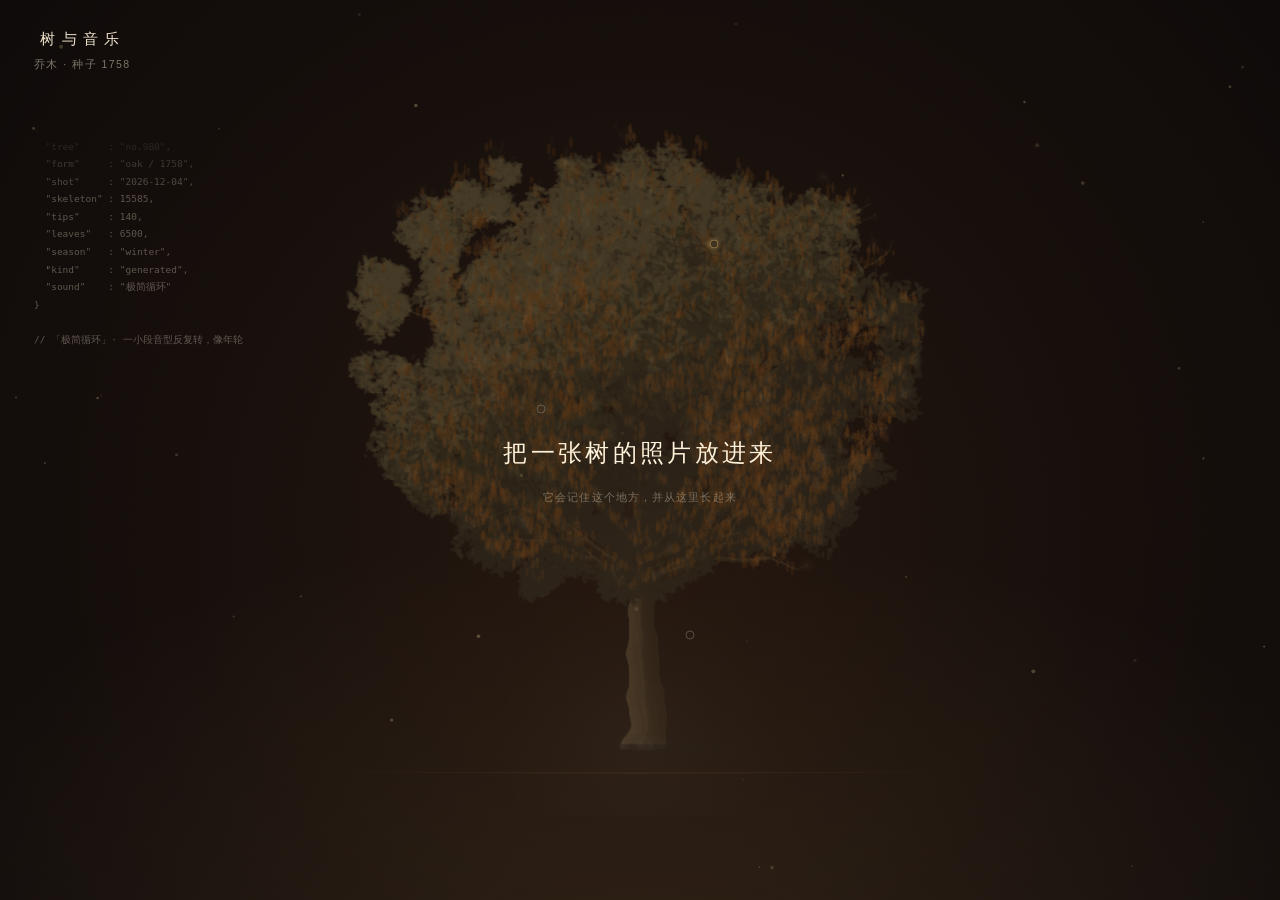
<file: index.html>
<!DOCTYPE html>
<html lang="zh-CN">
<head>
<meta charset="utf-8">
<meta name="viewport" content="width=device-width,initial-scale=1,viewport-fit=cover">
<title>树与音乐</title>
<!-- Three.js：本地 vendor，离线可用（生长演出的「年轮」交互） -->
<script type="importmap">
{
  "imports": { "three": "./vendor/three/build/three.module.js" }
}
</script>
<link rel="stylesheet" href="style.css">
</head>
<body class="product">

<canvas id="stage"></canvas>

<!-- 生长演出：全屏舞台 -->
<div class="show-layer" id="showLayer" hidden aria-label="生长演出">
  <div class="show-top">
    <span class="show-brand">一棵树，从一首歌里长出来</span>
    <button class="show-exit" id="showExit" aria-label="退出演出">退出 ×</button>
  </div>
  <div class="show-curtain in" id="showCurtain">
    <div class="show-seed-line">一粒声音，落进土里</div>
  </div>
  <div class="show-foot" id="showFoot">
    <div class="show-title" id="showTitle">这棵树</div>
    <div class="show-sub" id="showSub"></div>
    <div class="show-track"><i id="showPbar"></i></div>
    <div class="show-hint" id="showHint">拖动光环，看它在不同时刻的样子</div>
  </div>
  <!-- 年轮：Three.js 圆形交互层，拖动可回看生长的任意时刻 -->
  <canvas id="ringCv" class="ring-cv" aria-hidden="true"></canvas>
  <div class="show-end" id="showEnd" hidden>
    <button class="show-again" id="showAgain">↺ 再看一次</button>
  </div>
</div>

<div class="atmosphere" aria-hidden="true"></div>
<div class="grain"></div>

<header class="top">
  <div class="brand">树与音乐</div>
  <div class="sub" id="treeLabel">还没放树进来</div>
  <div class="sub place" id="treePlace" hidden></div>
</header>

<!-- 左侧竖排「数据感」小字 -->
<div class="meta" id="meta" aria-hidden="true"></div>

<!-- 树旁注记：文字不是说明页，是构图的一半 -->
<aside class="reading" id="reading" aria-label="阅读这棵树">
  <div class="reading-kicker">NATURE, AS A LIVING SYSTEM <span>VOL. 01</span></div>
  <h1>树，是一座<br><em>活的系统。</em></h1>
  <p class="reading-intro" id="readingText">光落进叶脉，水沿着木质部向上。每一次分叉，都在用更少的能量，抵达更多的地方。</p>
  <nav class="reading-tabs" aria-label="树的三种系统">
    <button class="on" data-system="energy"><i>01</i>能量转化</button>
    <button data-system="signal"><i>02</i>信息传输</button>
    <button data-system="climate"><i>03</i>气候调节</button>
  </nav>
  <div class="reading-foot">
    <span id="readingFormula">LIGHT → SUGAR → GROWTH</span>
    <span>点一枝，听见它的回答</span>
  </div>
</aside>

<div class="hotspots" id="hotspots" aria-label="树上的注记">
  <button class="tree-hotspot" data-system="energy"><span>01</span><b>能量</b></button>
  <button class="tree-hotspot" data-system="signal"><span>02</span><b>信息</b></button>
  <button class="tree-hotspot" data-system="climate"><span>03</span><b>气候</b></button>
</div>

<!-- 空态：只留一句话，整句可点 -->
<div class="empty" id="empty">
  <button class="empty-pick" id="pickBtn">
    <span>把一张树的照片放进来</span>
    <em>它会记住这个地方，并从这里长起来</em>
  </button>
</div>

<!-- 处理中 -->
<div class="busy" id="busy" hidden>
  <div class="bar"><i></i></div>
  <span id="busyText">正在把这张照片放到它的地方</span>
</div>

<!-- 底部：拇指区只留主动作；次要项都在上滑的抽屉里 -->
<div class="dock" id="dock" hidden>
  <button class="sheet-grab" id="sheetGrab" aria-label="展开调整">
    <i></i><span>上滑 · 调整</span>
  </button>
  <div class="bar-row">
    <button class="play" id="playBtn"><span id="playIcon">▶</span><span id="playWord">开始听</span></button>
    <button class="show-launch" id="showBtn" title="看这棵树跟着音乐长出来">✧ 看它生长</button>
    <button class="globe-link" id="globeLink" hidden>放回地球</button>
    <button class="mem-btn" id="memBtn" hidden>记忆 <b id="memCount">1</b></button>
    <span class="bar-spacer"></span>
    <button class="tune-btn" id="tuneBtn" aria-expanded="false" aria-controls="tunePanel">调整<i>⌄</i></button>
  </div>
</div>

<!-- 第二层：上滑抽屉，默认关着 -->
<section class="tune" id="tunePanel" hidden aria-label="调整">
  <div class="tune-head">
    <b>调整</b>
    <span class="theme-state" id="tierState">第 1 档</span>
    <button class="tune-x" id="tuneClose" aria-label="收起">×</button>
  </div>

  <div class="tune-row">
    <span class="row-label">色调</span>
    <div class="tint-dots" role="group" aria-label="昼夜与色调">
      <button class="on" data-tint="gold" title="乌木与多阶香槟金" aria-label="夜·金"></button>
      <button data-tint="day" title="白瓷与苔藓绿" aria-label="昼·绿"></button>
      <button data-tint="ink" title="钴蓝与金色叶群" aria-label="夜·蓝"></button>
    </div>
    <span class="bar-spacer"></span>
    <span class="weather-line" id="airState">微风</span>
  </div>

  <div class="tune-row">
    <span class="row-label">形态</span>
    <div class="seg species-seg" aria-label="树的形态">
      <button class="on" data-species="oak">乔木</button>
      <button data-species="ginkgo">银杏</button>
      <button data-species="bush">灌木</button>
      <button data-species="willow">垂柳</button>
      <button data-species="palm">棕榈</button>
      <button data-species="conifer">针叶</button>
      <button data-species="banyan">榕树</button>
      <button data-species="blossom">花树</button>
    </div>
  </div>

  <div class="tune-row engine-row">
    <span class="row-label">曲风</span>
    <div class="seg engine-seg" id="engineSeg" aria-label="这棵树的曲风">
      <button data-engine="pluck">拨弦</button>
      <button data-engine="minimal">循环</button>
      <button data-engine="bell">钟琴</button>
    </div>
    <span class="engine-mood" id="engineMood"></span>
  </div>

  <div class="tune-row mem-row" id="memRow" hidden>
    <span class="row-label">记忆</span>
    <div class="mem-strip" id="memStrip"></div>
  </div>

  <div class="tune-row">
    <span class="row-label">画面</span>
    <button class="ghost tiny on" id="leavesBtn" aria-pressed="true">叶</button>
    <button class="ghost tiny on" id="waterBtn" aria-pressed="true">水纹</button>
    <button class="ghost tiny" id="readingBtn" aria-pressed="false">读树</button>
    <span class="row-sep"></span>
    <button class="ghost tiny" id="growToggle" aria-pressed="false" title="用歌曲频谱驱动光，不改树的形态">跟歌亮一下</button>
    <span class="bar-spacer"></span>
    <button class="ghost tiny" id="resetBtn">换一张</button>
  </div>

  <details class="easter">
    <summary>彩蛋 · 给它一首歌 <em>可选，不在主路径</em></summary>
    <div class="tune-row song-row">
      <div class="drop" id="audioDrop">拖一首歌进来，看它跟着亮</div>
      <span class="theme-state" id="themeState">还没有主题曲</span>
      <button class="ghost tiny" id="themePick">抽主题曲</button>
      <button class="ghost tiny" id="themeOpen">旋律线</button>
    </div>
  </details>

  <div class="tune-row song-row record-row">
    <span class="row-label">唱片</span>
    <span class="theme-state" id="recordState">还没有唱片</span>
    <button class="ghost tiny" id="recordOpen">看这张唱片</button>
  </div>
</section>

<!-- 树页也能调出这个地点的原图 -->
<div class="mem-view" id="memView" hidden>
  <button class="mem-close" id="memClose" aria-label="关掉">×</button>
  <img id="memImg" alt="这个地点的一张照片">
  <div class="mem-meta" id="memMeta"></div>
</div>

<!-- 这棵树的主题曲：一条旋律，不改变树的形状与它自己的音景 -->
<section class="melody" id="melodyPanel" hidden aria-label="这棵树的主题曲">
  <header class="melody-head">
    <b>这棵树的主题曲</b>
    <span id="melodyState">还没有主题曲</span>
    <button class="melody-x" id="melodyClose" aria-label="收起">×</button>
  </header>
  <canvas id="melodyCanvas"></canvas>
  <p class="melody-hint" id="melodyHint">选一首歌，抽出它的主旋律；听不清的段落会留空并标出来。</p>
  <div class="melody-foot">
    <button class="ghost tiny" id="melodyPick">选一首歌</button>
    <button class="ghost tiny" id="melodySelBtn" hidden>只抽这一段</button>
    <button class="ghost tiny" id="melodyPlay">点亮播放</button>
  </div>
</section>

<!-- 这棵树的一张唱片：封面 + 旋律 + 歌名 + 地点 + 日期，可导出成图 -->
<section class="record" id="recordPanel" hidden aria-label="这棵树的唱片">
  <header class="record-head">
    <b>这棵树的唱片</b>
    <span id="recordDate"></span>
    <button class="record-x" id="recordClose" aria-label="收起">×</button>
  </header>
  <div class="record-cover" id="recordCoverWrap">
    <img id="recordCover" alt="唱片封面" hidden>
  </div>
  <div class="record-title" id="recordTitle" title="双击可改名">（给它一首歌，就有歌名）</div>
  <div class="record-sub" id="recordSub"></div>
  <div class="record-song" id="recordSong" hidden></div>
  <canvas id="recordMelody" hidden></canvas>
  <p class="record-hint">把「照片 / 这棵树 + 那天的旋律」存成一张卡；导出来就是一张纪念海报。</p>
  <div class="record-foot">
    <button class="ghost tiny" id="recordSave">存成唱片</button>
    <button class="ghost tiny" id="recordExport">导出成图</button>
  </div>
</section>

<input type="file" id="fileImg" accept="image/*" hidden>
<input type="file" id="fileAudio" accept="audio/*" hidden>
<input type="file" id="fileTheme" accept="audio/*" hidden>

<script src="exif.js"></script>
<script src="data/species.js"></script>
<script src="forms.js"></script>
<script src="tree-sample.js"></script>
<script src="melody.js"></script>
<script src="app.js"></script>
<script type="module" src="show-ring.js"></script>
</body>
</html>
</file>
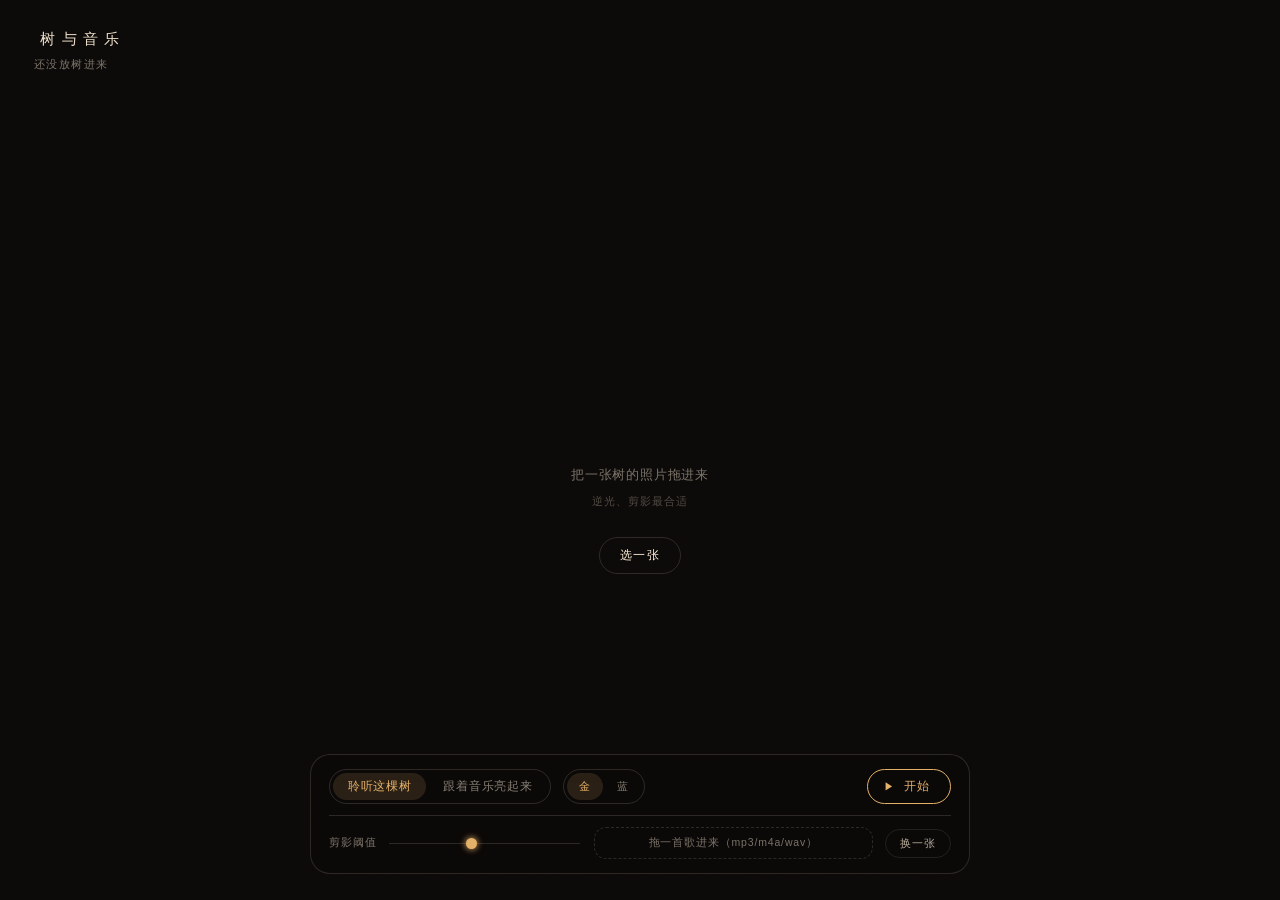
<file: basins.html>
<!DOCTYPE html>
<html lang="zh-CN">
<head>
<meta charset="utf-8">
<meta name="viewport" content="width=device-width,initial-scale=1,viewport-fit=cover">
<title>树与音乐</title>
<link rel="stylesheet" href="style.css">
</head>
<body>

<canvas id="stage"></canvas>

<div class="grain"></div>

<header class="top">
  <div class="brand">树与音乐</div>
  <div class="sub" id="treeLabel">还没放树进来</div>
</header>

<!-- 左侧竖排「数据感」小字 -->
<div class="meta" id="meta" aria-hidden="true"></div>

<!-- 空态 -->
<div class="empty" id="empty">
  <p class="hint">把一张树的照片拖进来<br><em>逆光、剪影最合适</em></p>
  <button class="ghost" id="pickBtn">选一张</button>
</div>

<!-- 处理中 -->
<div class="busy" id="busy" hidden>
  <div class="bar"><i></i></div>
  <span id="busyText">正在读这棵树的枝</span>
</div>

<!-- 底部控制 -->
<div class="dock" id="dock">
  <div class="row">
    <div class="seg" role="tablist">
      <button class="on" data-mode="listen">聆听这棵树</button>
      <button data-mode="grow">跟着音乐亮起来</button>
    </div>
    <div class="seg small">
      <button class="on" data-tint="gold">金</button>
      <button data-tint="ink">蓝</button>
    </div>
    <button class="play" id="playBtn"><span id="playIcon">▶</span><span id="playWord">开始</span></button>
  </div>

  <div class="row sub-row">
    <div class="slider">
      <label for="thr">剪影阈值</label>
      <input id="thr" type="range" min="12" max="82" value="42">
    </div>
    <div class="drop" id="audioDrop">拖一首歌进来（mp3/m4a/wav）</div>
    <button class="ghost tiny" id="resetBtn">换一张</button>
  </div>
</div>

<input type="file" id="fileImg" accept="image/*" hidden>
<input type="file" id="fileAudio" accept="audio/*" hidden>

<script>
(function(){
  function boot(){
    var name = new URLSearchParams(location.search).get('b') || '密西西比流域';
    fetch('data/basins.json').then(function(r){ return r.json(); }).then(function(all){
      var d = all[name];
      if (!d) { console.warn('no such basin', name); return; }
      var H = 1000, Wd = Math.round(H * d.w);
      var c = document.createElement('canvas'); c.width = Wd; c.height = H;
      var g = c.getContext('2d');
      g.fillStyle = '#e9e5da'; g.fillRect(0, 0, Wd, H);
      g.strokeStyle = '#151515'; g.lineCap = 'round'; g.lineJoin = 'round';
      d.lines.forEach(function(l){
        var lw = l.r <= 1 ? 9 : (l.r <= 2 ? 6 : (l.r <= 3 ? 4.5 : 3));
        g.lineWidth = lw;
        g.beginPath();
        l.p.forEach(function(p, i){
          var x = p[0] * Wd, y = p[1] * H;
          if (i) g.lineTo(x, y); else g.moveTo(x, y);
        });
        g.stroke();
      });
      window.__tree.feed(c.toDataURL('image/png'));
      setTimeout(function(){
        var el = document.getElementById('treeLabel');
        if (el) el.textContent = name + ' · ' + d.rivers.length + ' 条河';
      }, 900);
    }).catch(function(e){ console.warn(e); });
  }
  if (document.readyState === 'loading') document.addEventListener('DOMContentLoaded', boot);
  else setTimeout(boot, 60);
})();
</script>
<script src="app.js"></script>
</body>
</html>
</file>
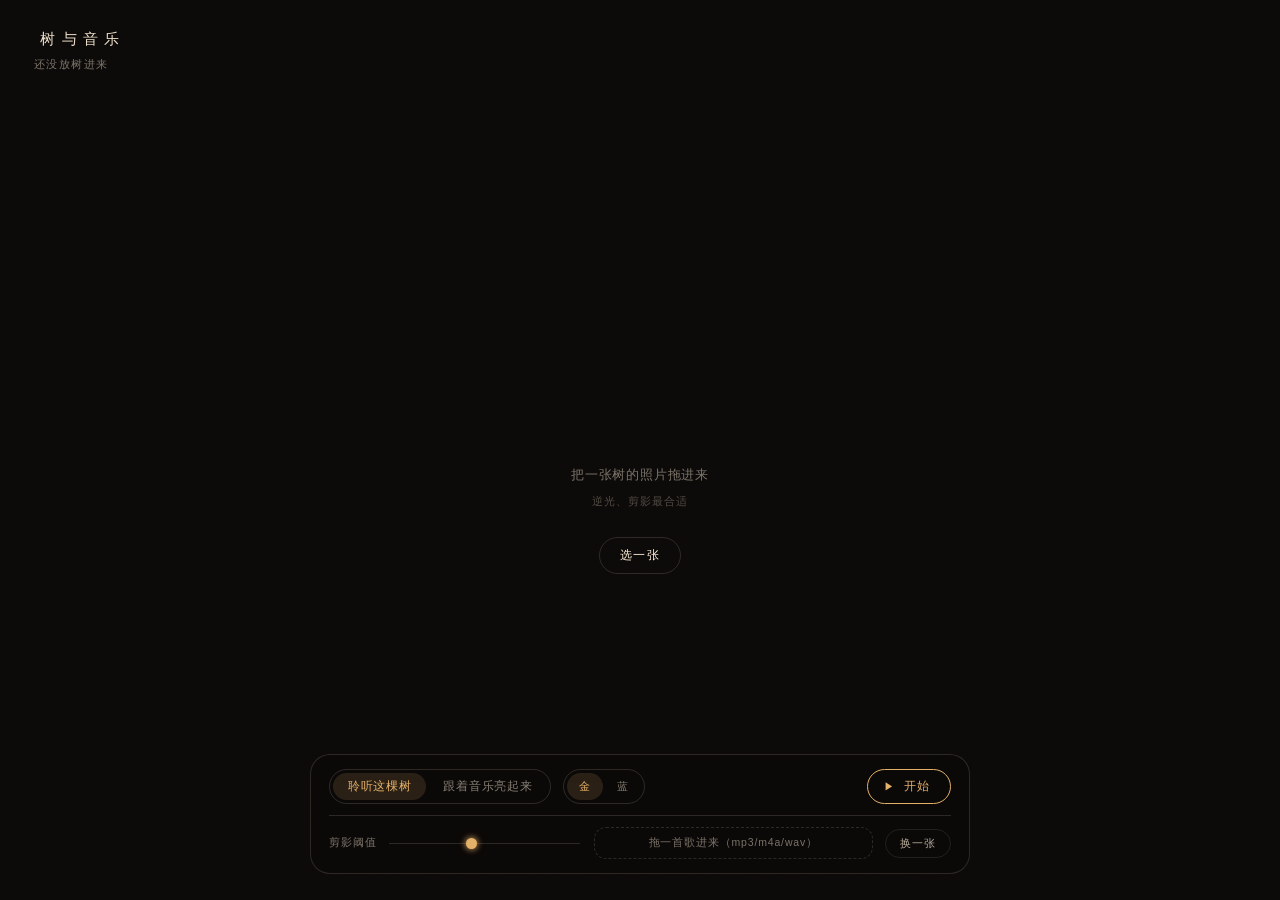
<file: geo.html>
<!DOCTYPE html>
<html lang="zh-CN">
<head>
<meta charset="utf-8">
<meta name="viewport" content="width=device-width,initial-scale=1,viewport-fit=cover">
<title>树与音乐</title>
<link rel="stylesheet" href="style.css">
</head>
<body>

<canvas id="stage"></canvas>

<div class="grain"></div>

<header class="top">
  <div class="brand">树与音乐</div>
  <div class="sub" id="treeLabel">还没放树进来</div>
</header>

<!-- 左侧竖排「数据感」小字 -->
<div class="meta" id="meta" aria-hidden="true"></div>

<!-- 空态 -->
<div class="empty" id="empty">
  <p class="hint">把一张树的照片拖进来<br><em>逆光、剪影最合适</em></p>
  <button class="ghost" id="pickBtn">选一张</button>
</div>

<!-- 处理中 -->
<div class="busy" id="busy" hidden>
  <div class="bar"><i></i></div>
  <span id="busyText">正在读这棵树的枝</span>
</div>

<!-- 底部控制 -->
<div class="dock" id="dock">
  <div class="row">
    <div class="seg" role="tablist">
      <button class="on" data-mode="listen">聆听这棵树</button>
      <button data-mode="grow">跟着音乐亮起来</button>
    </div>
    <div class="seg small">
      <button class="on" data-tint="gold">金</button>
      <button data-tint="ink">蓝</button>
    </div>
    <button class="play" id="playBtn"><span id="playIcon">▶</span><span id="playWord">开始</span></button>
  </div>

  <div class="row sub-row">
    <div class="slider">
      <label for="thr">剪影阈值</label>
      <input id="thr" type="range" min="12" max="82" value="42">
    </div>
    <div class="drop" id="audioDrop">拖一首歌进来（mp3/m4a/wav）</div>
    <button class="ghost tiny" id="resetBtn">换一张</button>
  </div>
</div>

<input type="file" id="fileImg" accept="image/*" hidden>
<input type="file" id="fileAudio" accept="audio/*" hidden>

<script src="data/basins.js"></script>
<script src="app.js"></script>
<script src="geo.js"></script>
</body>
</html>
</file>
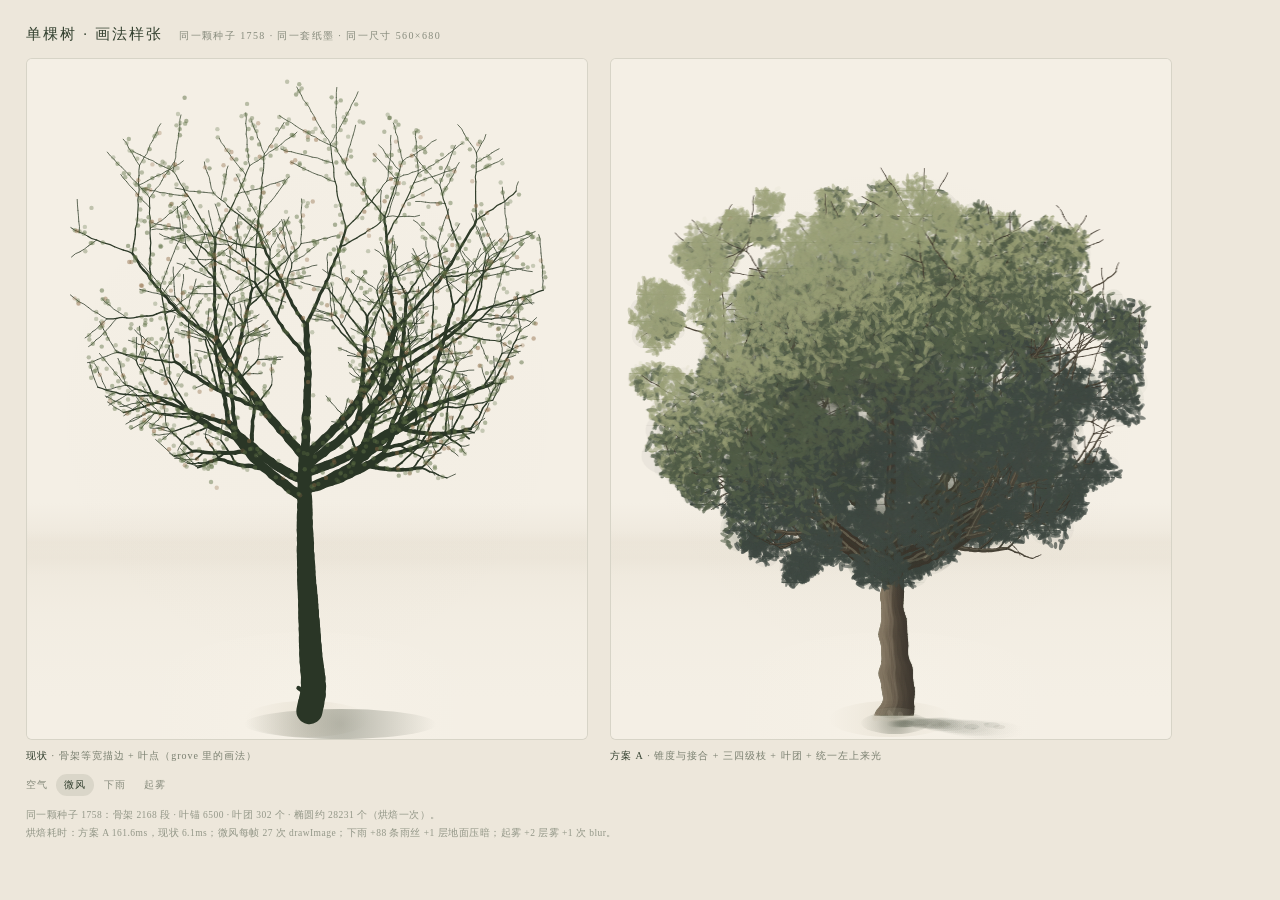
<file: tree-sample.html>
<!DOCTYPE html>
<html lang="zh-CN">
<head>
<meta charset="utf-8">
<meta name="viewport" content="width=device-width,initial-scale=1">
<title>单树画法样张 · 方案 A</title>
<style>
  html,body{margin:0}
  body{
    background:#EDE7DB;color:#33402F;
    font:12px/1.6 -apple-system,BlinkMacSystemFont,"PingFang SC","Songti SC",serif;
    padding:22px 26px 18px;
  }
  header{display:flex;align-items:baseline;gap:16px;margin-bottom:12px}
  h1{margin:0;font-size:15px;font-weight:500;letter-spacing:.14em}
  header span{font-size:10px;letter-spacing:.14em;color:rgba(51,64,47,.55)}
  .pair{display:flex;gap:22px;align-items:flex-start}
  figure{margin:0}
  figure canvas{
    display:block;width:560px;height:680px;
    border:1px solid rgba(51,64,47,.14);border-radius:6px;
    background:#F2ECE1;
  }
  figcaption{
    margin-top:8px;font-size:10px;letter-spacing:.1em;color:rgba(51,64,47,.62);
  }
  figcaption b{font-weight:500;color:#33402F}
  .foot{margin-top:10px;max-width:1140px;font-size:9.5px;line-height:1.9;
    letter-spacing:.05em;color:rgba(51,64,47,.48)}
  body.single{padding:22px 26px}
  body.single .pair figure:first-child{display:none}
  body.single .pair{justify-content:flex-start}
  body.single .foot{display:none}
  .air{display:flex;align-items:center;gap:2px;margin-top:10px;
    font-size:10px;letter-spacing:.12em;color:rgba(51,64,47,.55)}
  .air span{margin-right:6px}
  .air button{border:none;background:transparent;font:inherit;color:inherit;
    padding:3px 8px;border-radius:999px;cursor:pointer;letter-spacing:.1em}
  .air button:hover{background:rgba(51,64,47,.06)}
  .air button.on{color:#33402F;background:rgba(51,64,47,.10)}
</style>
</head>
<body>
<header>
  <h1>单棵树 · 画法样张</h1>
  <span>同一颗种子 1758 · 同一套纸墨 · 同一尺寸 560×680</span>
</header>
<div class="pair">
  <figure>
    <canvas id="old" width="560" height="680"></canvas>
    <figcaption><b>现状</b> · 骨架等宽描边 + 叶点（grove 里的画法）</figcaption>
  </figure>
  <figure>
    <canvas id="new" width="560" height="680"></canvas>
    <figcaption><b>方案 A</b> · 锥度与接合 + 三四级枝 + 叶团 + 统一左上来光</figcaption>
  </figure>
</div>
<div class="air" id="air">
  <span>空气</span>
  <button data-w="wind" class="on">微风</button>
  <button data-w="rain">下雨</button>
  <button data-w="fog">起雾</button>
</div>
<div class="foot" id="foot"></div>
<script src="forms.js"></script>
<script src="tree-sample.js"></script>
</body>
</html>
</file>
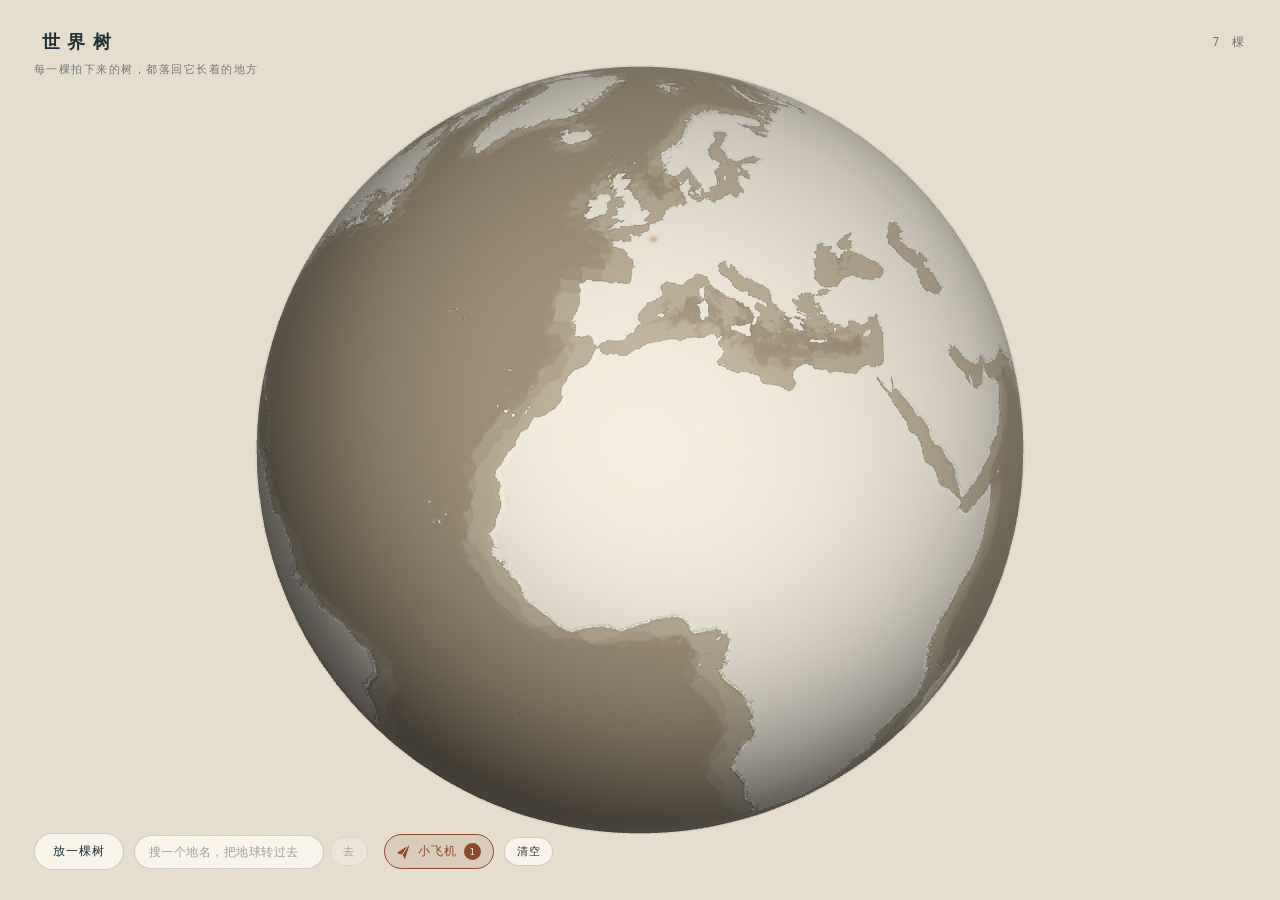
<file: world3d.html>
<!DOCTYPE html>
<html lang="zh-CN">
<head>
<meta charset="utf-8">
<meta name="viewport" content="width=device-width,initial-scale=1,viewport-fit=cover">
<title>世界树 · 3D 地球</title>
<link rel="stylesheet" href="world3d.css">

<!-- 先定配色，避免首屏闪一下深色 -->
<script>
(function () {
  var q = new URLSearchParams(location.search).get('palette');
  var p = (q === 'paper' || q === 'night' || q === 'warm') ? q
    : (window.matchMedia && matchMedia('(prefers-color-scheme: dark)').matches ? 'night' : 'paper');
  document.documentElement.dataset.palette = p;
})();
</script>


<!-- Three.js ES Module（import map，本地 vendor，离线可用） -->
<script type="importmap">
{
  "imports": {
    "three": "./vendor/three/build/three.module.js",
    "three/addons/": "./vendor/three/examples/jsm/"
  }
}
</script>
</head>
<body>

<!-- 3D 画布容器 -->
<div id="stage"></div>
<div class="grain"></div>
<div class="vignette"></div>

<header class="top">
  <div class="brand">世界树</div>
  <div class="sub">每一棵拍下来的树，都落回它长着的地方</div>
</header>

<!-- 计数 -->
<div class="count" id="count">0 棵</div>

<!-- 状态提示 -->
<div class="status" id="status"></div>

<!-- 工具栏 -->
<div class="toolbar">
  <button class="ghost" id="pickBtn">放一棵树</button>
  <div class="loc">
    <input id="locSearch" type="text" placeholder="搜一个地名，把地球转过去">
    <button class="ghost tiny" id="locGo" disabled>去</button>
    <span class="loc-hint" id="locHint"></span>
  </div>
  <!-- 小飞机：带你去一个地方，或把一棵树寄到那里 -->
  <button class="plane-btn" id="planeBtn" aria-expanded="false" aria-controls="planePanel">
    <svg viewBox="0 0 24 24" aria-hidden="true"><path d="M2.2 12.1 21 3.4c.7-.3 1.4.4 1.1 1.1l-8.7 18.8c-.3.7-1.3.6-1.5-.1l-2.1-6.8-6.8-2.1c-.7-.2-.8-1.2-.1-1.5Z"/><path d="m9.8 16.4 11-13"/></svg>
    <span>小飞机</span>
    <span class="plane-badge" id="planeBadge">1</span>
  </button>
  <button class="ghost tiny danger" id="clearBtn">清空</button>
</div>

<!-- 小飞机面板 -->
<div class="plane-panel" id="planePanel" hidden>
  <div class="plane-head">
    <div>
      <div class="plane-title">小飞机</div>
      <div class="plane-sub" id="planeRule">每 12 小时有一次起飞机会</div>
    </div>
    <div class="plane-segs" role="group" aria-label="重置间隔">
      <button class="plane-seg on" data-reset="12">12 小时</button>
      <button class="plane-seg" data-reset="24">1 天</button>
    </div>
  </div>

  <div class="plane-field">
    <input id="planeDest" type="text" placeholder="想去哪儿？例如 曼谷 / 京都 / 冰岛" autocomplete="off" spellcheck="false">
    <div class="plane-suggest" id="planeSuggest" hidden></div>
  </div>

  <div class="plane-modes" role="group" aria-label="飞行方式">
    <button class="plane-mode on" data-mode="visit">去看看</button>
    <button class="plane-mode" data-mode="send">把树寄过去</button>
  </div>

  <div class="plane-send" id="planeSend" hidden>
    <select id="planeTree" aria-label="选择要寄走的树"></select>
  </div>

  <div class="plane-foot">
    <div class="plane-note" id="planeNote">只带你过去看看，树不动。</div>
    <button class="plane-go" id="planeGo" disabled>起飞</button>
  </div>
  <div class="plane-next" id="planeNext"></div>
</div>

<!-- 飞行动画层 -->
<div class="fly-layer" id="flyLayer" hidden aria-hidden="true">
  <svg class="fly-plane" id="flyPlane" viewBox="0 0 24 24"><path d="M2.2 12.1 21 3.4c.7-.3 1.4.4 1.1 1.1l-8.7 18.8c-.3.7-1.3.6-1.5-.1l-2.1-6.8-6.8-2.1c-.7-.2-.8-1.2-.1-1.5Z"/><path d="m9.8 16.4 11-13"/></svg>
  <div class="fly-trail" id="flyTrail"></div>
</div>

<!-- 树的卡片 -->
<aside class="card" id="card">
  <button class="card-close" id="cardClose" aria-label="关闭">×</button>
  <div class="card-body">
    <div class="card-img" id="cardImg" hidden></div>
    <div class="card-name" id="cardName"></div>
    <div class="card-tree" id="cardTree"></div>
    <div class="card-song" id="cardSong" hidden></div>
    <div class="card-visit" id="cardVisit"></div>
    <button class="card-grove-open" id="cardGroveOpen" aria-expanded="false" aria-controls="cardGrove">看这一丛</button>
    <div class="card-grove" id="cardGrove" hidden>
      <canvas id="groveCv"></canvas>
      <div class="card-grove-cap" id="groveCap"></div>
    </div>
    <div class="card-species" id="cardSpecies"></div>
    <div class="card-imagery" id="cardImagery"></div>
    <div class="card-flight" id="cardFlight" hidden></div>
    <div class="card-loc" id="cardLoc"></div>
    <div class="card-loc-src" id="cardLocSrc" hidden></div>
    <div class="card-loc-edit" id="cardLocEdit" hidden>
      <input id="cardLocInput" type="text" inputmode="text" placeholder="地名，或 13.75,100.50" aria-label="新的位置">
      <button id="cardLocSave" type="button">改到这里</button>
      <button id="cardLocCancel" type="button">取消</button>
      <div class="card-loc-hint" id="cardLocHint"></div>
    </div>
    <button class="card-loc-fix" id="cardLocFix" type="button">位置不对？改坐标</button>
    <div class="card-date" id="cardDate"></div>
    <button class="card-listen" id="cardListen">听这棵树 · 进入它的声音</button>
  </div>
</aside>

<input type="file" id="fileImg" accept="image/*" hidden>

<!-- 离线地域 → 树种（卡片的「这一带常见」就来自这里） -->
<script src="exif.js"></script>
<script src="data/species.js"></script>
<!-- 树形库 + 画法：卡片里的「这一丛」复用树页同一套形态与画法 -->
<script src="forms.js"></script>
<script src="tree-sample.js"></script>

<script type="module" src="world3d.js"></script>
</body>
</html>
</file>
<file: style.css>
:root{
  --bg0:#0C0909;
  --bg1:#3D2415;
  --ink:#FFF2DA;
  --dim:rgba(255,242,218,.46);
  --line:rgba(255,242,218,.14);
  --accent:#E4B169;
  --accent-soft:rgba(228,177,105,.14);
  --panel:rgba(12,9,9,.62);
}

body[data-tint="ink"]{
  --bg0:#031227;
  --bg1:#063056;
  --ink:#EAF3F7;
  --dim:rgba(234,243,247,.46);
  --line:rgba(234,243,247,.14);
  --accent:#ECCF5E;
  --accent-soft:rgba(236,207,94,.14);
  --panel:rgba(3,18,39,.62);
}

/* 昼·绿：白瓷底 + 墨绿。不是夜色的反色，是另一套纸 */
body[data-tint="day"]{
  --bg0:#EDF0E5;
  --bg1:#BED2B0;
  --ink:#1E2C1D;
  --dim:rgba(30,44,29,.66);
  --line:rgba(30,44,29,.22);
  --accent:#3E6132;
  --accent-soft:rgba(62,97,50,.14);
  --panel:rgba(237,240,229,.82);
}

*{box-sizing:border-box;-webkit-tap-highlight-color:transparent}

/* 世界树往返入口：收进底栏，不再是浮在右上角的按钮 */
.globe-link{
  flex:none;
  font-family:inherit;font-size:10.5px;letter-spacing:.12em;
  color:var(--ink);
  background:transparent;border:1px solid var(--line);
  border-radius:999px;padding:6px 12px;cursor:pointer;
  opacity:.62;transition:opacity .25s,border-color .25s,background .25s;
}
.globe-link:hover{opacity:1;border-color:var(--accent);background:var(--accent-soft)}
.globe-link[hidden]{display:none}

/* 降级/失败提示：标题变强调色，四秒后恢复 */
body.notice .sub{color:var(--accent)}

html,body{
  margin:0;padding:0;height:100%;
  background:var(--bg0);
  color:var(--ink);
  font-family:-apple-system,"PingFang SC","Helvetica Neue",Arial,sans-serif;
  overflow:hidden;
  transition:background .6s ease,color .6s ease;
}

#stage{
  position:fixed;inset:0;
  width:100%;height:100%;
  display:block;
  transition:opacity .9s ease;
}

/* 还没放树进来时，程序生成的那棵只当氛围；开始听了就抬起来 */
body.intro #stage{opacity:.52}
body.intro.playing #stage{opacity:.8}

/* 大气层：昼夜各自的一层薄光，盖在画布上 */
.atmosphere{
  position:fixed;inset:0;pointer-events:none;z-index:1;
  transition:opacity .8s ease;
  background:
    radial-gradient(120% 90% at 50% 108%, rgba(228,177,105,.10), transparent 55%);
}
body[data-tint="ink"] .atmosphere{
  background:
    radial-gradient(120% 90% at 50% 108%, rgba(84,137,198,.12), transparent 55%);
}
body[data-tint="day"] .atmosphere{
  background:
    linear-gradient(180deg, rgba(255,255,255,.28), transparent 34%),
    radial-gradient(130% 90% at 50% 112%, rgba(118,150,93,.12), transparent 58%);
}

/* 颗粒 */
.grain{
  position:fixed;inset:0;pointer-events:none;z-index:2;
  opacity:.055;
  background-image:url("data:image/svg+xml,%3Csvg xmlns='http://www.w3.org/2000/svg' width='160' height='160'%3E%3Cfilter id='n'%3E%3CfeTurbulence type='fractalNoise' baseFrequency='.9' numOctaves='3'/%3E%3C/filter%3E%3Crect width='160' height='160' filter='url(%23n)'/%3E%3C/svg%3E");
  mix-blend-mode:overlay;
}
body[data-tint="day"] .grain{opacity:.05;mix-blend-mode:multiply}

/* 顶部 */
.top{
  position:fixed;left:34px;top:30px;z-index:5;
  pointer-events:none;
}
.brand{
  font-family:"Songti SC","Source Han Serif SC",serif;
  font-size:15px;letter-spacing:.42em;text-indent:.42em;
  color:var(--ink);opacity:.92;
}
.sub{
  margin-top:9px;font-size:10.5px;letter-spacing:.14em;
  color:var(--dim);
}
body[data-tint="day"] .brand{color:#162316;opacity:1}
body[data-tint="day"] .sub{color:#2E422B;opacity:1}

/* 这一带常见的树：比标题轻一档，不抢树的画面 */
.sub.place{
  margin-top:5px;font-size:9.5px;letter-spacing:.1em;opacity:.72;
  max-width:46vw;
}
body[data-tint="day"] .sub.place{color:#3B5236;opacity:.8}

/* 左侧竖排小字 */
.meta{
  position:fixed;left:34px;top:120px;bottom:150px;z-index:5;
  width:210px;pointer-events:none;
  font-family:ui-monospace,SFMono-Regular,Menlo,monospace;
  font-size:9.5px;line-height:1.85;
  color:var(--dim);
  opacity:.7;
  white-space:pre;
  overflow:hidden;
  mask-image:linear-gradient(180deg,transparent,#000 12%,#000 74%,transparent);
  -webkit-mask-image:linear-gradient(180deg,transparent,#000 12%,#000 74%,transparent);
}
body[data-tint="day"] .meta{color:rgba(30,44,29,.4);opacity:1}

/* ============ 读树：文字是构图的一半 ============ */
.reading{
  position:fixed;right:44px;top:50%;transform:translateY(-50%);
  z-index:6;width:min(300px,30vw);
  pointer-events:none;
  opacity:0;transition:opacity .7s ease;
}
body.reading-on .reading{opacity:1;pointer-events:auto}
.reading-kicker{
  font-family:ui-monospace,Menlo,monospace;
  font-size:9px;letter-spacing:.3em;color:var(--dim);
  display:flex;justify-content:space-between;gap:12px;
  padding-bottom:12px;border-bottom:1px solid var(--line);
}
.reading h1{
  margin:20px 0 14px;
  font-family:"Songti SC","Source Han Serif SC",serif;
  font-weight:400;
  font-size:clamp(24px,2.6vw,34px);
  line-height:1.4;letter-spacing:.08em;
  color:var(--ink);
}
.reading h1 em{font-style:normal;color:var(--accent)}
.reading-intro{
  margin:0 0 20px;font-size:12px;line-height:2.0;
  color:var(--dim);letter-spacing:.04em;
  transition:opacity .16s ease,transform .16s ease;
}
.reading-intro.swap{opacity:0;transform:translateY(5px)}
.reading-tabs{display:flex;flex-direction:column;gap:0;border-top:1px solid var(--line)}
.reading-tabs button{
  display:flex;align-items:baseline;gap:12px;
  border:none;border-radius:0;border-bottom:1px solid var(--line);
  padding:11px 2px;font-size:11.5px;letter-spacing:.14em;text-align:left;
  opacity:.48;
}
.reading-tabs button i{
  font-style:normal;font-family:ui-monospace,Menlo,monospace;
  font-size:9px;color:var(--dim);
}
.reading-tabs button:hover{background:transparent;border-bottom-color:var(--accent);opacity:.8}
.reading-tabs button.on{opacity:1;color:var(--accent)}
.reading-foot{
  margin-top:16px;display:flex;flex-direction:column;gap:7px;
  font-family:ui-monospace,Menlo,monospace;
  font-size:9px;letter-spacing:.2em;color:var(--dim);
}

/* 树上的三个注记点：位置由 JS 跟着树走 */
.hotspots{position:fixed;inset:0;z-index:4;pointer-events:none}
.tree-hotspot{
  position:absolute;transform:translate(-50%,-50%);
  pointer-events:auto;
  display:flex;align-items:center;gap:7px;
  border:none;padding:4px;background:transparent;
}
.tree-hotspot span{
  display:grid;place-items:center;
  width:22px;height:22px;border-radius:50%;
  border:1px solid var(--dim);
  font-family:ui-monospace,Menlo,monospace;
  font-size:8.5px;color:var(--dim);
  transition:border-color .3s,color .3s,box-shadow .3s;
}
.tree-hotspot b{
  font-weight:400;font-size:10.5px;letter-spacing:.18em;color:var(--dim);
  transition:color .3s;
}
.tree-hotspot:hover span{border-color:var(--accent);color:var(--accent)}
.tree-hotspot:hover b{color:var(--ink)}
.tree-hotspot.on span{
  border-color:var(--accent);color:var(--accent);
  box-shadow:0 0 14px var(--accent-soft),0 0 4px var(--accent);
}
.tree-hotspot.on b{color:var(--accent)}
/* 没开读树时，注记点收成三个安静的圆点 */
body:not(.reading-on) .tree-hotspot b{display:none}
body:not(.reading-on) .tree-hotspot span{
  width:9px;height:9px;font-size:0;opacity:.5;
}

/* 空态 */
.empty{
  position:fixed;left:50%;bottom:326px;transform:translateX(-50%);
  z-index:8;text-align:center;width:min(84vw,420px);
  transition:opacity .4s ease;
}
.empty[hidden]{display:none}
@keyframes breathe{
  0%,100%{transform:scale(1);opacity:.75}
  50%{transform:scale(1.045);opacity:1}
}
.hint{
  margin:0 0 22px;font-size:13px;line-height:2.05;
  color:var(--dim);letter-spacing:.06em;
}
.hint em{
  font-style:normal;font-size:11px;opacity:.62;letter-spacing:.1em;
}

/* 产品空态：整块就是一句话，没有别的控件 */
.product .empty{
  bottom:auto;top:52%;transform:translate(-50%,-50%);
  width:min(86vw,520px);
}
.product .empty-pick{
  display:block;width:100%;
  border:none;background:transparent;padding:10px 0;cursor:pointer;
  color:var(--ink);border-radius:0;
}
.empty-pick span{
  display:block;
  font-family:"Songti SC","Source Han Serif SC",serif;
  font-size:clamp(19px,2vw,24px);letter-spacing:.14em;line-height:1.9;
  border-bottom:1px solid transparent;
  transition:color .3s,border-color .3s;
}
.empty-pick em{
  display:block;margin-top:12px;
  font-style:normal;font-size:11px;letter-spacing:.1em;
  color:var(--dim);opacity:.8;
}
.empty-pick:hover{background:transparent}
.empty-pick:hover span{color:var(--accent);border-bottom-color:var(--accent)}
.empty-pick:hover em{color:var(--accent)}

/* 按钮通用 */
button{
  font-family:inherit;color:var(--ink);
  background:transparent;border:1px solid var(--line);
  border-radius:999px;padding:9px 20px;
  font-size:12px;letter-spacing:.1em;cursor:pointer;
  transition:background .25s,border-color .25s,opacity .25s;
}
button:hover{background:var(--accent-soft);border-color:var(--dim)}
button:active{transform:scale(.98)}
.ghost.tiny{padding:6px 14px;font-size:11px;opacity:.7}
.ghost.tiny.on{opacity:1;border-color:var(--accent);color:var(--accent)}

/* 处理中 */
.busy{
  position:fixed;left:50%;top:50%;transform:translate(-50%,-50%);
  z-index:8;text-align:center;
}
.busy[hidden]{display:none}
.bar{
  width:180px;height:1px;background:var(--line);margin:0 auto 16px;overflow:hidden;
}
.bar i{
  display:block;width:40%;height:100%;background:var(--accent);
  animation:slide 1.15s ease-in-out infinite;
}
@keyframes slide{
  0%{transform:translateX(-110%)}
  100%{transform:translateX(360%)}
}
.busy span{font-size:11px;letter-spacing:.16em;color:var(--dim)}

/* 底部 dock */
.dock{
  position:fixed;left:50%;bottom:26px;transform:translateX(-50%);
  z-index:7;width:min(92vw,660px);
  padding:14px 18px;
  border:1px solid var(--line);
  border-radius:20px;
  background:var(--panel);
  backdrop-filter:blur(18px);
  -webkit-backdrop-filter:blur(18px);
  transition:background .6s ease;
}
.dock[hidden]{display:none}

.row{display:flex;align-items:center;gap:12px}
.sub-row{margin-top:11px;padding-top:11px;border-top:1px solid var(--line)}

.row-label{font-size:10px;letter-spacing:.14em;color:var(--dim);white-space:nowrap}
.row-sep{flex:0 0 1px;align-self:stretch;background:var(--line);margin:2px 2px}

/* ============ 产品底栏：一层只留主动作 ============ */
.product .dock{
  bottom:20px;
  width:min(94vw,640px);
  padding:9px 12px;
  border-radius:999px;
  box-shadow:0 16px 42px rgba(0,0,0,.26);
}
.product .bar-row{display:flex;align-items:center;gap:10px}
.product .bar-spacer{flex:1}

/* 主题色：三个点，不占一行按钮 */
.tint-dots{display:flex;align-items:center;gap:9px;padding:0 4px}
.tint-dots button{
  width:16px;height:16px;padding:0;border-radius:50%;
  border:1px solid var(--line);opacity:.45;
  transition:opacity .25s,box-shadow .25s,border-color .25s;
}
.tint-dots button:hover{background:transparent;border-color:var(--dim);opacity:.85}
.tint-dots button.on{
  opacity:1;
  box-shadow:0 0 0 2px var(--bg0),0 0 0 3px var(--accent);
}
.tint-dots [data-tint="gold"]{background:linear-gradient(135deg,#7B4A1D,#F0C377)}
.tint-dots [data-tint="day"]{background:linear-gradient(135deg,#DDE7D2,#4C7A4A)}
.tint-dots [data-tint="ink"]{background:linear-gradient(135deg,#08345C,#E8CF6A)}

.product .play{
  margin-left:4px;
  padding:9px 21px 9px 17px;
  font-size:12.5px;letter-spacing:.12em;
  background:var(--accent-soft);
}
.product .air-seg{padding:2px}
.product .air-seg button{padding:5px 12px;font-size:11px}

.tune-btn{
  flex:none;display:flex;align-items:center;gap:6px;
  padding:6px 13px;font-size:10.5px;letter-spacing:.12em;opacity:.72;
}
.tune-btn i{font-style:normal;font-size:11px;display:inline-block;transition:transform .25s}
.tune-btn:hover{opacity:1}
.tune-btn[aria-expanded="true"]{opacity:1;border-color:var(--accent);color:var(--accent)}
.tune-btn[aria-expanded="true"] i{transform:rotate(180deg)}

/* 自动阈值：角落一枚小标签，不占控制条 */
.thr-peek{
  position:fixed;right:24px;bottom:26px;z-index:8;
  font-family:ui-monospace,SFMono-Regular,Menlo,monospace;
  font-size:9.5px;letter-spacing:.08em;
  color:var(--accent);border:1px solid var(--accent);border-radius:999px;
  padding:3px 9px;background:var(--panel);cursor:pointer;
  opacity:.7;transition:opacity .25s,background .25s;
}
.thr-peek:hover{opacity:1;background:var(--accent-soft)}
.thr-peek[hidden]{display:none}

/* ============ 调整抽屉：默认关着，展开后全部可用 ============ */
.tune{
  position:fixed;left:50%;bottom:82px;transform:translateX(-50%);
  z-index:7;width:min(94vw,640px);
  max-height:calc(100vh - 140px);overflow:auto;
  padding:12px 16px 14px;
  border:1px solid var(--line);border-radius:18px;
  background:var(--panel);
  backdrop-filter:blur(18px);-webkit-backdrop-filter:blur(18px);
  box-shadow:0 18px 48px rgba(0,0,0,.3);
  animation:tuneIn .2s ease both;
}
.tune[hidden]{display:none}
@keyframes tuneIn{from{opacity:0}to{opacity:1}}

/* 上滑把手：只在窄屏出现 */
.sheet-grab{
  display:none;width:100%;border:none;background:transparent;
  padding:2px 0 7px;cursor:pointer;color:var(--dim);
  font-size:9px;letter-spacing:.14em;
  align-items:center;justify-content:center;gap:7px;
}
.sheet-grab i{
  width:34px;height:3px;border-radius:99px;background:var(--line);display:block;
}
.sheet-grab span{display:none}

/* 记忆：拇指区入口 + 抽屉里的缩略图 */
.mem-btn{
  flex:none;display:flex;align-items:center;gap:5px;
  padding:6px 12px;font-size:10.5px;letter-spacing:.1em;opacity:.8;
}
.mem-btn b{font-weight:600;color:var(--accent)}
.mem-row{align-items:flex-start}
.mem-strip{display:flex;gap:6px;flex:1;min-width:0;overflow-x:auto;padding:1px 0 3px}
.mem-thumb{
  flex:0 0 auto;width:42px;height:42px;padding:0;border-radius:9px;
  overflow:hidden;border:1px solid var(--line);background:rgba(255,255,255,.04);
}
.mem-thumb img{width:100%;height:100%;object-fit:cover;display:block}
.mem-view{
  position:fixed;inset:0;z-index:40;display:flex;align-items:center;justify-content:center;
  background:rgba(8,7,6,.9);backdrop-filter:blur(6px);-webkit-backdrop-filter:blur(6px);
}
.mem-view[hidden]{display:none}
.mem-view img{max-width:92vw;max-height:78vh;border-radius:8px;box-shadow:0 24px 70px rgba(0,0,0,.6)}
.mem-meta{
  position:absolute;bottom:calc(26px + env(safe-area-inset-bottom));left:0;right:0;
  text-align:center;font-size:11px;letter-spacing:.1em;color:rgba(255,255,255,.72);
}
.mem-close{
  position:absolute;top:calc(16px + env(safe-area-inset-top));right:18px;
  width:34px;height:34px;border-radius:50%;border:1px solid rgba(255,255,255,.28);
  background:rgba(0,0,0,.3);color:#fff;font-size:16px;line-height:1;
}

.weather-line{font-size:10px;letter-spacing:.06em;color:var(--dim);white-space:nowrap}
.easter{margin-top:10px;padding-top:9px;border-top:1px solid var(--line)}
.easter summary{
  cursor:pointer;list-style:none;font-size:10px;letter-spacing:.1em;color:var(--dim);
}
.easter summary::-webkit-details-marker{display:none}
.easter summary em{font-style:normal;opacity:.6;margin-left:6px}
.easter[open] summary{color:var(--accent);margin-bottom:9px}

.tune-head{display:flex;align-items:center;gap:10px;margin-bottom:10px}
.tune-head b{font-size:11px;font-weight:600;letter-spacing:.16em;color:var(--accent)}
.tune-head .theme-state{flex:1;text-align:right;font-size:9.5px}
.tune-x{
  border:none;background:transparent;color:var(--dim);
  font-size:15px;line-height:1;padding:2px 4px;cursor:pointer;
}
.tune-x:hover{color:var(--accent);background:transparent}
.tune-row{display:flex;align-items:center;gap:10px;flex-wrap:wrap}
.tune-row[hidden]{display:none}
.tune-row + .tune-row{margin-top:9px;padding-top:9px;border-top:1px solid var(--line)}
.tune-row .slider{flex:1;min-width:150px}
.tune-row .row-sep{height:16px;align-self:center}

.seg{display:flex;gap:2px;padding:3px;border:1px solid var(--line);border-radius:999px}
.seg button{
  border:none;padding:6px 15px;font-size:11.5px;letter-spacing:.06em;
  opacity:.5;border-radius:999px;
}
.seg button:hover{background:transparent;border:none;opacity:.8}
.seg button.on{
  opacity:1;background:var(--accent-soft);color:var(--accent);
}
.seg.small button{padding:6px 12px;font-size:11px}
.species-seg button{padding:6px 11px;font-size:11px}
.engine-row{flex-wrap:wrap}
.engine-seg button{padding:6px 11px;font-size:11px}
.engine-mood{
  flex:1 1 100%;min-width:0;
  font-size:9.5px;letter-spacing:.04em;color:var(--dim);
  line-height:1.5;padding-left:2px;
}

.play{
  margin-left:auto;
  display:flex;align-items:center;gap:8px;
  padding:8px 20px 8px 16px;
  border-color:var(--accent);
  color:var(--accent);
}
.play span:first-child{font-size:10px}
.play.playing{border-color:var(--accent)}

.slider{display:flex;align-items:center;gap:10px;flex:1;min-width:0}
.slider label{font-size:10.5px;letter-spacing:.1em;color:var(--dim);white-space:nowrap}
/* 阈值是不是自动选的，必须一眼看得出 */
.thr-tag{
  font-family:ui-monospace,Menlo,monospace;font-size:9.5px;letter-spacing:.08em;
  color:var(--accent);border:1px solid var(--accent);border-radius:999px;
  padding:2px 7px;white-space:nowrap;flex:none;
}
.thr-tag[hidden]{display:none}
input[type=range]{
  -webkit-appearance:none;appearance:none;
  flex:1;height:1px;background:var(--line);outline:none;min-width:64px;
}
input[type=range]::-webkit-slider-thumb{
  -webkit-appearance:none;width:11px;height:11px;border-radius:50%;
  background:var(--accent);cursor:pointer;
  box-shadow:0 0 12px var(--accent-soft),0 0 6px var(--accent);
}

.drop{
  flex:1;min-width:0;
  font-size:10.5px;letter-spacing:.08em;color:var(--dim);
  border:1px dashed var(--line);border-radius:12px;
  padding:8px 12px;text-align:center;
  white-space:nowrap;overflow:hidden;text-overflow:ellipsis;
  cursor:pointer;
  transition:border-color .25s,color .25s,opacity .3s;
}
.drop:hover,.drop.hot{border-color:var(--accent);color:var(--accent)}
.drop.loaded{border-style:solid;color:var(--accent);opacity:.8}

/* 主题曲：一行状态 + 一块可圈选的旋律线面板 */
.theme-row{gap:10px}
/* 歌曲是可选的一件事：单独一行，视觉上比照片/形态轻 */
.song-row{gap:8px}
.song-row .row-label{display:inline-flex;align-items:center;gap:5px}
.song-row .row-label em{
  font-style:normal;font-size:8.5px;letter-spacing:.1em;color:var(--faint);
  border:1px solid var(--line);border-radius:999px;padding:1px 5px;
}
.song-row .drop{padding:7px 10px;font-size:10px}
.song-row .theme-state{flex:0 0 auto;max-width:96px;text-align:right}
.song-row .ghost.tiny{padding:5px 10px}
.hint-sub{
  margin:-12px 0 0;font-size:9.5px;letter-spacing:.08em;color:var(--faint);
}
.theme-state{
  flex:1;min-width:0;
  font-size:10.5px;letter-spacing:.06em;color:var(--dim);
  white-space:nowrap;overflow:hidden;text-overflow:ellipsis;
}
.theme-state.has{color:var(--accent)}

.melody{
  position:fixed;left:24px;bottom:100px;z-index:8;
  width:min(92vw,420px);
  padding:12px 14px 12px;
  border:1px solid var(--line);border-radius:16px;
  background:var(--panel);
  backdrop-filter:blur(18px);-webkit-backdrop-filter:blur(18px);
  box-shadow:0 18px 50px rgba(0,0,0,.28);
}
.melody[hidden]{display:none}
.melody.hot{border-color:var(--accent)}
.melody-head{display:flex;align-items:center;gap:10px;margin-bottom:8px}
.melody-head b{
  font-size:11px;font-weight:600;letter-spacing:.12em;
  color:var(--accent);white-space:nowrap;
}
.melody-head span{
  flex:1;min-width:0;font-size:10px;letter-spacing:.04em;color:var(--dim);
  white-space:nowrap;overflow:hidden;text-overflow:ellipsis;
}
.melody-x{
  border:none;background:transparent;color:var(--dim);
  font-size:15px;line-height:1;padding:2px 4px;cursor:pointer;
}
.melody-x:hover{color:var(--accent);background:transparent}
#melodyCanvas{display:block;width:100%;height:150px;border-radius:8px;cursor:crosshair}
.melody-hint{
  margin:8px 0 0;font-size:9.5px;line-height:1.6;letter-spacing:.03em;
  color:var(--dim);min-height:15px;
}
.melody-foot{display:flex;gap:8px;margin-top:9px}
.melody-foot .ghost.tiny{flex:0 0 auto;padding:6px 12px}
.melody-foot #melodyPlay{margin-left:auto;color:var(--accent);border-color:var(--accent)}

/* 唱片卡：与主题曲面板同源，但更宽（封面是方的） */
.record{
  position:fixed;left:24px;bottom:100px;z-index:9;
  width:min(92vw,400px);
  padding:14px 16px 16px;
  border:1px solid var(--line);border-radius:18px;
  background:var(--panel);
  backdrop-filter:blur(20px);-webkit-backdrop-filter:blur(20px);
  box-shadow:0 18px 50px rgba(0,0,0,.3);
}
.record[hidden]{display:none}
.record-head{display:flex;align-items:center;gap:10px;margin-bottom:12px}
.record-head b{
  font-size:11px;font-weight:600;letter-spacing:.14em;
  color:var(--accent);white-space:nowrap;
}
.record-head span{
  flex:1;min-width:0;text-align:right;font-size:10px;letter-spacing:.04em;
  color:var(--dim);white-space:nowrap;
}
.record-x{
  border:none;background:transparent;color:var(--dim);
  font-size:16px;line-height:1;padding:2px 4px;cursor:pointer;
}
.record-x:hover{color:var(--accent);background:transparent}
.record-cover{
  display:block;width:200px;height:200px;border-radius:14px;overflow:hidden;
  margin:0 auto 12px;background:var(--accent-soft);
  box-shadow:0 12px 34px rgba(0,0,0,.35);
}
.record-cover img{display:block;width:100%;height:100%;object-fit:cover}
.record-title{
  font-size:20px;font-weight:600;letter-spacing:.02em;line-height:1.3;
  color:var(--ink);margin-bottom:4px;cursor:text;
}
.record-sub{
  font-size:12px;letter-spacing:.05em;color:var(--dim);margin-bottom:10px;
}
.record-song{
  font-size:11px;letter-spacing:.04em;line-height:1.5;color:var(--accent);
  margin:-4px 0 10px;
}
#recordMelody{display:block;width:100%;height:100px;border-radius:8px;margin:4px 0 8px}
.record-hint{
  margin:6px 0 0;font-size:9.5px;line-height:1.6;letter-spacing:.03em;
  color:var(--dim);min-height:15px;
}
.record-foot{display:flex;gap:8px;margin-top:10px}
.record-foot .ghost.tiny{flex:1;padding:8px 12px}
.record-foot #recordExport{color:var(--accent);border-color:var(--accent)}
.theme-state.has{color:var(--accent)}

@media (max-width:720px){
  .record{left:12px;right:12px;width:auto;bottom:auto;top:74px}
}

@media (max-width:720px){
  .melody{left:12px;right:12px;width:auto;bottom:auto;top:74px}
  .theme-row .theme-state{font-size:10px}
}

/* 还没照片时，这两项先别让人点 */
body.intro .slider,
body.intro .drop{opacity:.42;pointer-events:none}

@media (max-width:720px){
  .top{left:20px;top:20px}
  .meta{display:none}
  .empty{bottom:150px}
  /* 窄屏 dock 变高（多行控件），空态提示必须再往上抬，否则和 dock 叠字 */
  .empty{bottom:auto;top:26%}
  .hint{font-size:12.5px;margin-bottom:14px}

  /* 产品窄屏：拇指区只放主动作，其余收进上滑抽屉 */
  .product .empty{top:36%}
  .product .dock{
    left:0;right:0;bottom:0;width:auto;transform:none;border-radius:22px 22px 0 0;
    padding:3px 14px calc(10px + env(safe-area-inset-bottom));
    z-index:12;
  }
  .sheet-grab{display:flex}
  .product .bar-row{gap:8px}
  .product .play{
    order:1;margin-left:0;flex:1 1 auto;justify-content:center;
    padding:13px 16px;font-size:13px;letter-spacing:.14em;
  }
  .product .globe-link{order:2;padding:9px 12px}
  .product .mem-btn{order:3;padding:9px 11px}
  .tune-btn{order:4;padding:9px 11px}
  .product .bar-spacer{display:none}
  .product .tune{
    left:0;right:0;bottom:0;width:auto;transform:none;
    border-radius:22px 22px 0 0;z-index:11;
    max-height:84vh;overflow:auto;
    padding:10px 16px calc(108px + env(safe-area-inset-bottom));
    animation:sheetUp .22s ease both;
  }
  @keyframes sheetUp{from{transform:translateY(22px);opacity:0}to{transform:none;opacity:1}}
  .tune-row{gap:8px}
  .tune-row .slider{flex:1 1 100%;min-width:0}
  .tune-head{margin-bottom:8px}
  .thr-peek{right:14px;bottom:132px}
  .dock{left:12px;right:12px;transform:none;width:auto;bottom:12px;padding:11px 12px;border-radius:16px}
  .seg button{padding:6px 10px;font-size:11px}
  .play{padding:7px 14px 7px 12px}
  .sub-row{flex-wrap:wrap;gap:8px}
  .slider{flex:1 1 100%;gap:8px}
  .slider label{font-size:10px;letter-spacing:.04em}
  input[type=range]{min-width:0;flex:1 1 0}
  .drop{flex:1 1 auto;min-width:0;padding:7px 9px;font-size:9.5px}
  .ghost.tiny{flex:0 0 auto;padding:6px 11px;font-size:10.5px}
  .tint-dots button{width:20px;height:20px}
  .mem-thumb{width:48px;height:48px}

  /* 窄屏：读树面板收到下方，热点只留圆点 */
  .reading{
    left:16px;right:16px;top:auto;bottom:280px;transform:none;
    width:auto;max-height:calc(100vh - 360px);overflow:auto;
    padding:14px 16px;
    background:var(--panel);border:1px solid var(--line);border-radius:16px;
    backdrop-filter:blur(14px);-webkit-backdrop-filter:blur(14px);
  }
  .reading h1{font-size:21px;margin:12px 0 10px}
  .reading-intro{font-size:11px;line-height:1.85;margin-bottom:12px}
  .reading-tabs{flex-direction:row}
  .reading-tabs button{flex:1;justify-content:center;border-bottom:none;padding:8px 2px;font-size:10.5px}
  .reading-tabs button i{display:none}
  .reading-foot{display:none}
  .tree-hotspot b{display:none}
  .tree-hotspot span{width:20px;height:20px}
}

/* =========================================================
   生长演出：全屏舞台。进入时 .showing 让用户界面的东西退场。
   ========================================================= */
.show-launch{
  flex:none;margin-left:auto;
  font-family:inherit;font-size:11px;letter-spacing:.08em;
  padding:8px 14px;cursor:pointer;
  color:var(--accent);background:var(--accent-soft);
  border:1px solid var(--accent);border-radius:999px;
  transition:background .2s,transform .2s;
}
.show-launch:hover{background:var(--accent);color:var(--bg0);transform:translateY(-1px)}
.show-launch[hidden]{display:none}
.product .show-launch{margin-left:8px}

body.showing .top,
body.showing .meta,
body.showing .reading,
body.showing .hotspots,
body.showing .dock,
body.showing .tune,
body.showing .empty,
body.showing .atmosphere,
body.showing .grain{opacity:0;pointer-events:none;transition:opacity .5s}

.show-layer{
  position:fixed;inset:0;z-index:90;
  pointer-events:none;
  font-family:"PingFang SC","Helvetica Neue",Arial,sans-serif;
}
.show-layer[hidden]{display:none}
.show-top{
  position:absolute;top:0;left:0;right:0;
  display:flex;align-items:center;justify-content:space-between;
  padding:26px 32px;
}
.show-brand{
  font-size:11px;letter-spacing:.34em;color:var(--dim);text-transform:uppercase;
}
.show-exit{
  pointer-events:auto;cursor:pointer;
  font-family:inherit;font-size:11px;letter-spacing:.1em;
  color:var(--dim);background:none;border:1px solid var(--line);
  border-radius:999px;padding:7px 15px;
}
.show-exit:hover{color:var(--ink);border-color:var(--accent)}

/* 开场字幕：种子落下那几秒 */
.show-curtain{
  position:absolute;left:0;right:0;top:30%;
  text-align:center;
  transition:opacity 1.1s ease,transform 1.1s ease;
}
.show-curtain.in{opacity:1;transform:translateY(0)}
.show-curtain.out{opacity:0;transform:translateY(-14px)}
.show-seed-line{
  font-size:13px;letter-spacing:.4em;color:var(--ink);opacity:.72;
  animation:seedBreath 2.2s ease-in-out infinite;
}
@keyframes seedBreath{0%,100%{opacity:.5}50%{opacity:.9}}

/* 底部展签：树名 + 进度 */
.show-foot{
  position:absolute;left:0;right:0;bottom:8%;
  text-align:center;
}
.show-title{
  font-size:23px;font-weight:400;letter-spacing:.16em;color:var(--ink);
}
.show-sub{
  margin-top:9px;font-size:11px;letter-spacing:.14em;color:var(--dim);
  min-height:16px;
}
.show-track{
  margin:22px auto 0;width:min(320px,52vw);height:1px;
  background:var(--line);overflow:hidden;
}
.show-track i{
  display:block;height:100%;width:0%;background:var(--accent);
  transition:width .12s linear;
}
.show-hint{
  margin-top:10px;font-size:10px;letter-spacing:.12em;color:var(--faint);
  opacity:0;transition:opacity .6s ease;
}
body.showing .show-hint{opacity:.8}
/* 年轮：Three.js 圆形交互，铺在演出舞台上、树的前面但不挡字幕 */
.ring-cv{
  position:absolute;inset:0;width:100%;height:100%;
  pointer-events:auto;touch-action:none;z-index:2;
}
.show-foot,.show-top,.show-end{z-index:3}

/* 谢幕：再看一次 */
.show-end{
  position:absolute;left:0;right:0;bottom:3.4%;
  text-align:center;pointer-events:auto;
}
.show-end[hidden]{display:none}
.show-again{
  cursor:pointer;font-family:inherit;font-size:11px;letter-spacing:.14em;
  color:var(--accent);background:none;border:1px solid var(--accent);
  border-radius:999px;padding:9px 22px;
  animation:endIn .8s ease both;
}
.show-again:hover{background:var(--accent);color:var(--bg0)}
@keyframes endIn{from{opacity:0;transform:translateY(8px)}to{opacity:1;transform:none}}

@media (max-width:720px){
  .show-top{padding:20px}
  .show-brand{font-size:9px;letter-spacing:.2em}
  .show-title{font-size:19px}
  .show-track{width:64vw}
}
</file>
<file: world3d.css>
/* 世界树 · 3D 地球
   三套配色 = 三种场景：paper（默认）/ night（深色模式）/ warm（纪念·导出）
   所有颜色都从 :root[data-palette] 的变量走，换肤只改一处。 */

:root{
  --bg:#EDE6DA;
  --fg:#243238;
  --dim:rgba(36,50,56,.58);
  --faint:rgba(36,50,56,.42);
  --line:rgba(36,50,56,.18);
  --btn-bg:rgba(255,252,246,.72);
  --btn-bd:rgba(36,50,56,.20);
  --btn-hover:rgba(36,50,56,.07);
  --card-bg:rgba(250,246,238,.90);
  --card-bd:rgba(36,50,56,.16);
  --accent:#8C4A2B;
  --accent-soft:rgba(140,74,43,.12);
  --shadow:0 12px 40px rgba(70,58,40,.16);
  --grain-blend:multiply;
  --grain-op:.05;
  --vignette:none;
  --text-shadow:none;
}

:root[data-palette="night"]{
  --bg:#05080C;
  --fg:#F2EDE3;
  --dim:rgba(242,237,227,.55);
  --faint:rgba(242,237,227,.42);
  --line:rgba(242,237,227,.16);
  --btn-bg:rgba(20,28,34,.55);
  --btn-bd:rgba(242,237,227,.18);
  --btn-hover:rgba(127,200,255,.18);
  --card-bg:rgba(24,32,38,.72);
  --card-bd:rgba(242,237,227,.16);
  --accent:#8FD3C4;
  --accent-soft:rgba(143,211,196,.14);
  --shadow:0 12px 40px rgba(0,0,0,.45);
  --grain-blend:screen;
  --grain-op:.04;
  --vignette:radial-gradient(125% 125% at 50% 48%,transparent 66%,rgba(3,5,8,.42) 100%);
  --text-shadow:0 1px 8px rgba(0,0,0,.5);
}

:root[data-palette="warm"]{
  --bg:#0E0B08;
  --fg:#F6EBD6;
  --dim:rgba(246,235,214,.55);
  --faint:rgba(246,235,214,.40);
  --line:rgba(246,235,214,.16);
  --btn-bg:rgba(30,22,14,.60);
  --btn-bd:rgba(246,235,214,.18);
  --btn-hover:rgba(230,193,140,.18);
  --card-bg:rgba(26,19,12,.78);
  --card-bd:rgba(246,235,214,.16);
  --accent:#E6C18C;
  --accent-soft:rgba(230,193,140,.14);
  --shadow:0 12px 40px rgba(0,0,0,.5);
  --grain-blend:screen;
  --grain-op:.04;
  --vignette:radial-gradient(120% 120% at 50% 46%,transparent 52%,rgba(6,4,2,.6) 100%);
  --text-shadow:0 1px 8px rgba(0,0,0,.55);
}

*{box-sizing:border-box;-webkit-tap-highlight-color:transparent}

html,body{
  margin:0;padding:0;height:100%;
  background:var(--bg);
  color:var(--fg);
  font-family:-apple-system,"PingFang SC","Helvetica Neue",Arial,sans-serif;
  overflow:hidden;
  transition:background .5s ease,color .5s ease;
}

#stage{position:fixed;inset:0;display:block;cursor:grab;touch-action:none}
#stage:active{cursor:grabbing}
#stage canvas{display:block}

.grain{
  position:fixed;inset:0;pointer-events:none;z-index:2;
  opacity:var(--grain-op);mix-blend-mode:var(--grain-blend);
  background-image:url("data:image/svg+xml,%3Csvg xmlns='http://www.w3.org/2000/svg' width='160' height='160'%3E%3Cfilter id='n'%3E%3CfeTurbulence type='fractalNoise' baseFrequency='.9' numOctaves='3'/%3E%3C/filter%3E%3Crect width='160' height='160' filter='url(%23n)'/%3E%3C/svg%3E");
}

.vignette{
  position:fixed;inset:0;pointer-events:none;z-index:2;
  background:var(--vignette);
}

.top{position:fixed;left:34px;top:30px;z-index:5;pointer-events:none}
.brand{
  font-family:"Songti SC","Source Han Serif SC",serif;
  font-size:18px;letter-spacing:.42em;text-indent:.42em;font-weight:600;
  color:var(--fg);text-shadow:var(--text-shadow);
}
.sub{margin-top:9px;font-size:10.5px;letter-spacing:.14em;color:var(--dim)}

.count{
  position:fixed;right:34px;top:34px;z-index:5;pointer-events:none;
  font-family:ui-monospace,Menlo,monospace;font-size:12px;letter-spacing:.2em;
  color:var(--dim);
}

.status{
  position:fixed;left:50%;bottom:30px;transform:translateX(-50%);
  z-index:5;font-size:11px;letter-spacing:.1em;color:var(--dim);
  pointer-events:none;transition:opacity .4s;text-shadow:var(--text-shadow);
}

.toolbar{
  position:fixed;left:34px;bottom:30px;z-index:6;
  display:flex;align-items:center;gap:10px;
}
button{
  font-family:inherit;color:var(--fg);
  background:var(--btn-bg);
  border:1px solid var(--btn-bd);border-radius:999px;
  padding:9px 18px;font-size:12px;letter-spacing:.08em;cursor:pointer;
  transition:background .25s,border-color .25s;
  backdrop-filter:blur(10px);-webkit-backdrop-filter:blur(10px);
}
button:hover{background:var(--btn-hover);border-color:var(--accent)}
button:disabled{opacity:.35;cursor:default}
button:disabled:hover{background:var(--btn-bg);border-color:var(--btn-bd)}
.ghost.tiny{padding:6px 12px;font-size:11px}
.danger:hover{border-color:#C4542E}

.loc{display:flex;align-items:center;gap:6px}
.loc input{
  width:190px;padding:9px 14px;font-size:12px;letter-spacing:.04em;
  color:var(--fg);background:var(--btn-bg);
  border:1px solid var(--btn-bd);border-radius:999px;outline:none;
  backdrop-filter:blur(10px);-webkit-backdrop-filter:blur(10px);
}
.loc input::placeholder{color:var(--faint)}
.loc input:focus{border-color:var(--accent)}
.loc-hint{font-size:10px;color:var(--dim);white-space:nowrap;max-width:160px;overflow:hidden;text-overflow:ellipsis}

/* ---------- 小飞机 ---------- */
.plane-btn{
  display:inline-flex;align-items:center;gap:7px;
  padding:8px 12px 8px 11px;
  border-color:var(--accent);color:var(--accent);
  background:var(--accent-soft);
}
.plane-btn svg{width:15px;height:15px;fill:currentColor;stroke:none;transform:rotate(-8deg)}
.plane-btn svg path+path{fill:none;stroke:var(--card-bg);stroke-width:1.3;stroke-linecap:round}
.plane-badge{
  display:inline-flex;align-items:center;justify-content:center;
  min-width:17px;height:17px;padding:0 4px;border-radius:999px;
  background:var(--accent);color:var(--bg);
  font-family:ui-monospace,Menlo,monospace;font-size:9px;letter-spacing:0;
}
.plane-btn.cooling{border-color:var(--btn-bd);color:var(--faint);background:var(--btn-bg)}
.plane-btn.cooling .plane-badge{background:var(--line);color:var(--dim)}

.plane-panel{
  position:fixed;left:34px;bottom:84px;z-index:9;width:334px;padding:18px;
  background:var(--card-bg);border:1px solid var(--card-bd);border-radius:18px;
  box-shadow:var(--shadow);backdrop-filter:blur(18px);-webkit-backdrop-filter:blur(18px);
  color:var(--fg);
  animation:plane-in .28s cubic-bezier(.2,.8,.3,1) both;
}
.plane-panel[hidden]{display:none}
@keyframes plane-in{from{opacity:0;transform:translateY(10px) scale(.98)}to{opacity:1;transform:none}}
.plane-head{display:flex;align-items:flex-start;justify-content:space-between;gap:10px}
.plane-title{font-family:"Songti SC",serif;font-size:15px;letter-spacing:.22em}
.plane-sub{margin-top:5px;font-size:10px;letter-spacing:.05em;color:var(--dim)}
.plane-segs{display:flex;gap:3px;padding:3px;border:1px solid var(--line);border-radius:999px}
.plane-seg{
  border:none;background:transparent;padding:4px 9px;border-radius:999px;
  font-size:9.5px;letter-spacing:.03em;color:var(--dim);
}
.plane-seg:hover{background:var(--btn-hover)}
.plane-seg.on{background:var(--accent-soft);color:var(--accent)}

.plane-field{position:relative;margin-top:14px}
.plane-field input{
  width:100%;padding:10px 13px;font-size:12px;letter-spacing:.04em;
  color:var(--fg);background:var(--btn-bg);
  border:1px solid var(--line);border-radius:11px;outline:none;
  font-family:inherit;
}
.plane-field input:focus{border-color:var(--accent)}
.plane-field input::placeholder{color:var(--faint)}
.plane-suggest{
  position:absolute;left:0;right:0;top:calc(100% + 4px);z-index:2;
  max-height:168px;overflow-y:auto;
  background:var(--card-bg);border:1px solid var(--card-bd);border-radius:11px;
  box-shadow:var(--shadow);backdrop-filter:blur(18px);-webkit-backdrop-filter:blur(18px);
}
.plane-suggest[hidden]{display:none}
.plane-suggest button{
  display:block;width:100%;text-align:left;border:none;border-radius:0;
  background:transparent;padding:8px 13px;font-size:11.5px;letter-spacing:.03em;
}
.plane-suggest button:hover{background:var(--accent-soft)}
.plane-suggest button small{float:right;color:var(--faint);font-size:9.5px;font-family:ui-monospace,Menlo,monospace}

.plane-modes{display:flex;gap:6px;margin-top:12px}
.plane-mode{
  flex:1;padding:7px 8px;font-size:10.5px;letter-spacing:.06em;
  border-color:var(--line);color:var(--dim);background:transparent;
}
.plane-mode.on{color:var(--accent);border-color:var(--accent);background:var(--accent-soft)}
.plane-send{margin-top:9px}
.plane-send[hidden]{display:none}
.plane-send select{
  width:100%;padding:8px 10px;font-family:inherit;font-size:11px;
  color:var(--fg);background:var(--btn-bg);
  border:1px solid var(--line);border-radius:10px;outline:none;
}
.plane-foot{display:flex;align-items:center;justify-content:space-between;gap:10px;margin-top:13px}
.plane-note{flex:1;font-size:10px;line-height:1.6;color:var(--dim)}
.plane-go{
  flex:0 0 auto;padding:8px 16px;font-size:11px;letter-spacing:.14em;
  color:var(--bg);background:var(--accent);border-color:var(--accent);
}
.plane-go:hover:not(:disabled){background:var(--accent);opacity:.86;border-color:var(--accent)}
.plane-go:disabled{opacity:.32}
.plane-next{margin-top:9px;font-size:9.5px;letter-spacing:.05em;color:var(--faint)}
.plane-next:empty{display:none}

.fly-layer{position:fixed;inset:0;z-index:12;pointer-events:none;overflow:hidden}
.fly-layer[hidden]{display:none}
.fly-plane{
  position:absolute;left:0;top:0;width:26px;height:26px;
  fill:var(--accent);filter:drop-shadow(0 3px 8px rgba(0,0,0,.22));
  will-change:transform,opacity;
}
.fly-plane path+path{fill:none;stroke:var(--bg);stroke-width:1.3;stroke-linecap:round}
.fly-trail{
  position:absolute;inset:0;opacity:0;
  background:radial-gradient(60% 40% at 46% 18%,var(--accent-soft),transparent 70%);
  transition:opacity .8s ease;
}
.fly-trail.on{opacity:1}

.card-flight{
  margin-top:9px;padding:7px 10px;border-left:2px solid var(--accent);
  background:var(--accent-soft);border-radius:0 7px 7px 0;
  font-size:10px;line-height:1.6;color:var(--dim);letter-spacing:.04em;
}
.card-flight[hidden]{display:none}

.card{
  position:fixed;right:34px;top:50%;transform:translateY(-50%) translateX(20px);
  z-index:7;width:232px;padding:20px;
  background:var(--card-bg);
  border:1px solid var(--card-bd);border-radius:18px;
  backdrop-filter:blur(18px);-webkit-backdrop-filter:blur(18px);
  box-shadow:var(--shadow);
  color:var(--fg);
  opacity:0;pointer-events:none;
  transition:opacity .4s ease,transform .4s ease;
  /* 卡片再高也不能高过屏幕：内容在 card-body 里滚，× 永远留在卡顶 */
  display:flex;flex-direction:column;max-height:calc(100vh - 72px);
}
.card.open{opacity:1;pointer-events:auto;transform:translateY(-50%) translateX(0)}
.card-body{min-height:0;overflow-y:auto;overscroll-behavior:contain;padding-right:2px}
.card-close{
  position:absolute;right:12px;top:10px;z-index:2;
  border:none;background:transparent;padding:4px 8px;
  font-size:16px;color:var(--dim);
}
.card-img{
  width:100%;aspect-ratio:4/3;
  border-radius:10px;margin-bottom:12px;background:var(--btn-hover);
  background-size:cover;background-position:center;background-repeat:no-repeat;
}
.card-name{
  font-family:"Songti SC",serif;font-size:15px;letter-spacing:.06em;
}
.card-tree{
  margin-top:6px;font-size:11px;color:var(--accent);letter-spacing:.04em;
}
/* 这棵树的声音：与树页同一曲风 */
.card-song{
  margin-top:5px;font-size:10.5px;line-height:1.5;color:var(--dim);
  letter-spacing:.03em;
}
/* 这是第几次、这一丛几棵：树没变，变的是周围这片林子 */
.card-visit{
  margin-top:8px;font-family:ui-monospace,Menlo,monospace;
  font-size:10px;line-height:1.6;letter-spacing:.08em;color:var(--dim);
}
.card-grove-open{
  display:block;width:100%;margin-top:9px;padding:7px 12px;
  font-size:10.5px;letter-spacing:.1em;
  color:var(--accent);background:transparent;border-color:var(--line);
}
.card-grove-open:hover{background:var(--accent-soft);border-color:var(--accent)}
.card-grove{margin-top:8px}
.card-grove[hidden]{display:none}
.card-grove canvas{
  display:block;width:100%;height:104px;border-radius:10px;
  background:var(--accent-soft);
}
.card-grove-cap{
  margin-top:6px;font-size:9.5px;line-height:1.65;
  color:var(--faint);letter-spacing:.04em;
}
/* 「这一带常见」不是「只此一地」：标签老老实实说这是代表树种 */
.card-species{
  display:inline-block;margin-top:9px;padding:2px 8px;
  border:1px solid var(--line);border-radius:999px;
  font-size:9.5px;letter-spacing:.12em;color:var(--dim);
}
.card-imagery{
  margin-top:9px;font-size:11px;line-height:1.75;color:var(--dim);
  letter-spacing:.03em;
}
.card-loc{
  margin-top:7px;font-family:ui-monospace,Menlo,monospace;font-size:11px;
  letter-spacing:.1em;color:var(--accent);
}
.card-loc-src{
  margin-top:3px;font-size:10px;line-height:1.6;letter-spacing:.02em;color:var(--faint);
}
.card-loc-src b{color:var(--accent);font-weight:600}
.card-loc-fix{
  margin-top:6px;padding:0;border:0;background:none;cursor:pointer;
  font:inherit;font-size:10px;letter-spacing:.03em;color:var(--faint);
  text-decoration:underline;text-underline-offset:2px;
}
.card-loc-fix:hover{color:var(--accent)}
.card-loc-edit{display:flex;flex-wrap:wrap;gap:6px;align-items:center;margin-top:8px}
.card-loc-edit[hidden]{display:none}
.card-loc-edit input{
  flex:1 1 150px;min-width:0;padding:6px 9px;border:1px solid var(--line);
  border-radius:8px;background:transparent;color:var(--ink);font:inherit;font-size:11px;
}
.card-loc-edit button{
  padding:6px 10px;border:1px solid var(--line);border-radius:8px;background:none;
  color:var(--ink);font:inherit;font-size:11px;cursor:pointer;
}
.card-loc-edit button:first-of-type{border-color:var(--accent);color:var(--accent)}
.card-loc-hint{flex:1 1 100%;font-size:10px;color:var(--faint);min-height:1em}
.card-date{margin-top:5px;font-size:10px;color:var(--faint);letter-spacing:.1em}

.card-listen{
  display:block;width:100%;margin-top:14px;
  background:var(--accent-soft);border-color:var(--accent);
  color:var(--fg);padding:10px 14px;
}
.card-listen:hover{background:var(--accent-soft)}

body.picking #stage{cursor:crosshair}
body.picking .status{color:var(--accent)}

@media (max-width:720px){
  .top{left:20px;top:20px}
  .count{right:20px;top:22px}
  .toolbar{left:12px;right:12px;bottom:14px;flex-wrap:wrap;gap:8px}
  .loc{flex:1 1 100%}
  .loc input{flex:1;width:auto}
  .plane-panel{
    left:12px;right:12px;bottom:104px;width:auto;padding:15px;
    max-height:calc(100vh - 190px);overflow-y:auto;
  }
  .card{
    right:12px;top:auto;bottom:120px;width:auto;left:12px;
    transform:translateY(20px);
    /* 窄屏：卡片最高到按钮上方，顶部留出可点的地球 */
    max-height:calc(100vh - 250px);
  }
  .card.open{transform:translateY(0)}
  /* 照片只做预览，不靠它把卡片撑过一屏 */
  .card-img{height:168px;aspect-ratio:auto}
}
</file>
